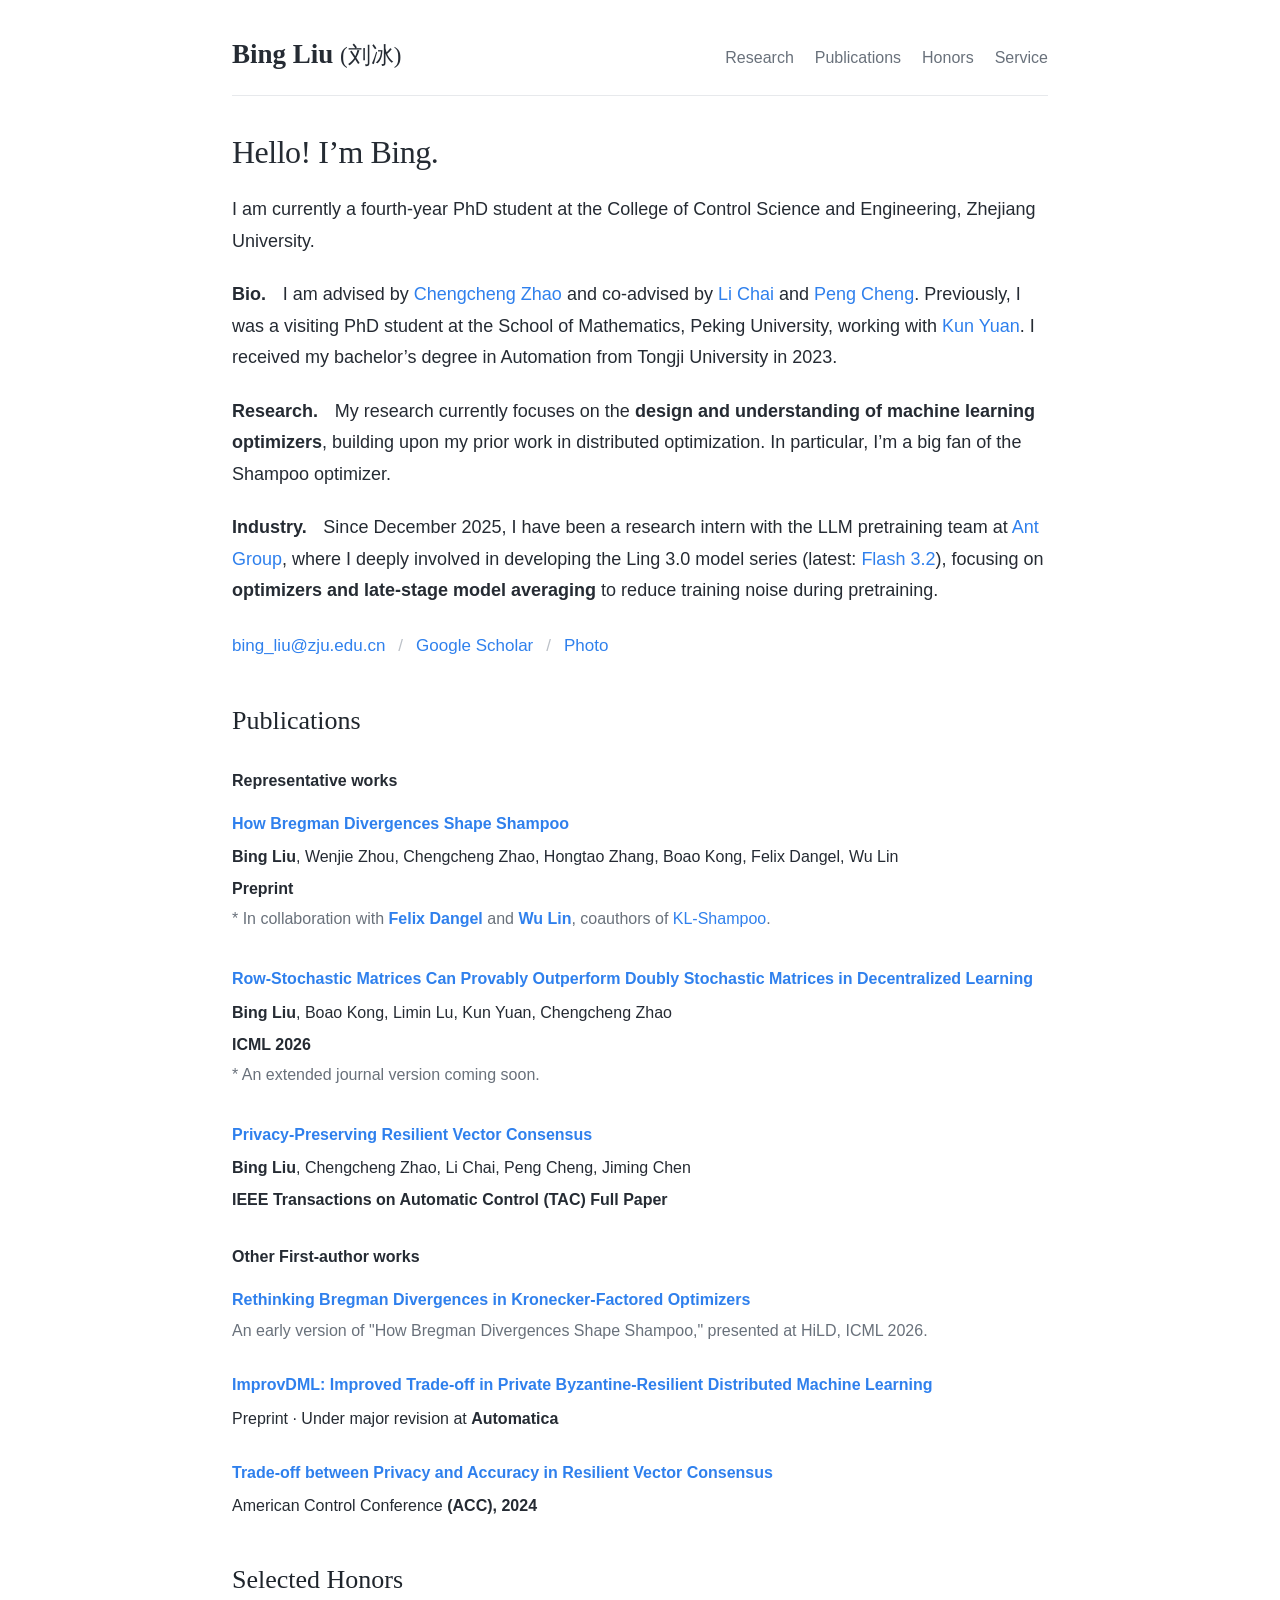
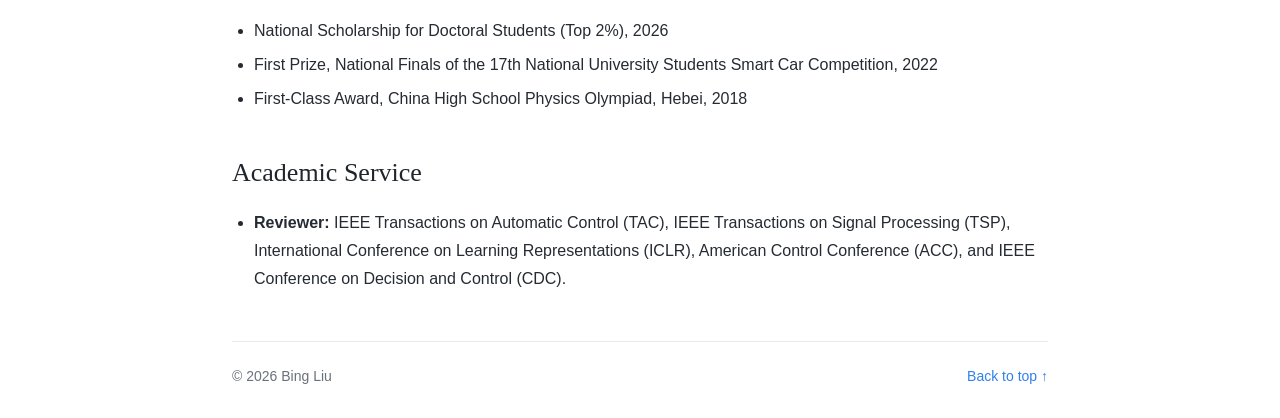
<file: index.html>
<!DOCTYPE html>
<html lang="en">
<head>
  <meta charset="utf-8">
  <meta name="viewport" content="width=device-width, initial-scale=1">
  <meta name="author" content="Bing Liu">
  <meta name="description" content="Bing Liu is a PhD student at Zhejiang University working on optimization, large language model pretraining, and decentralized learning.">
  <title>Bing Liu (刘冰) | Academic Homepage</title>
  <link rel="stylesheet" href="stylesheet.css">
</head>
<body>
  <a class="skip-link" href="#main">Skip to content</a>
  <div class="page">
    <header class="site-header">
      <a class="site-name" href="./">Bing Liu <span lang="zh-CN">(刘冰)</span></a>
      <nav aria-label="Main navigation">
        <a href="#research">Research</a>
        <a href="#publications">Publications</a>
        <a href="#honors">Honors</a>
        <a href="#service">Service</a>
      </nav>
    </header>

    <main id="main">
      <section class="intro" aria-label="About me">
        <h1>Hello! I’m Bing.</h1>
        <p>I am currently a fourth-year PhD student at the College of Control Science and Engineering, Zhejiang University.</p>
        <p class="intro-detail"><strong class="intro-label">Bio.</strong> I am advised by <a href="https://person.zju.edu.cn/en/czhao">Chengcheng Zhao</a> and co-advised by <a href="https://person.zju.edu.cn/en/0021175">Li Chai</a> and <a href="https://person.zju.edu.cn/en/cp">Peng Cheng</a>. Previously, I was a visiting PhD student at the School of Mathematics, Peking University, working with <a href="https://kunyuan827.github.io/">Kun Yuan</a>. I received my bachelor’s degree in Automation from Tongji University in 2023.</p>
        <p class="intro-detail"><strong class="intro-label">Research.</strong> My research currently focuses on the <strong>design and understanding of machine learning optimizers</strong>, building upon my prior work in distributed optimization. In particular, I’m a big fan of the Shampoo optimizer.</p>
        <p class="intro-detail"><strong class="intro-label">Industry.</strong> Since December 2025, I have been a research intern with the LLM pretraining team at <a href="https://x.com/AntLingAGI">Ant Group</a>, where I deeply involved in developing the Ling 3.0 model series (latest: <a href="https://x.com/AntLingAGI/status/2118428246664761379">Flash 3.2</a>), focusing on <strong>optimizers and late-stage model averaging</strong> to reduce training noise during pretraining.</p>
        <div class="contact">
          <a href="mailto:bing_liu@zju.edu.cn">bing_liu@zju.edu.cn</a>
          <span class="contact-divider" aria-hidden="true">/</span>
          <a href="https://scholar.google.com/citations?user=5O_GBhsAAAAJ&amp;hl=en">Google Scholar</a>
          <span class="contact-divider" aria-hidden="true">/</span>
          <a href="photo/">Photo</a>
        </div>
      </section>

      <section id="publications">
        <div class="section-heading">
          <h2>Publications</h2>
        </div>

        <h3>Representative works</h3>
        <ol class="publication-list representative-works">
          <li>
            <a class="paper-title" href="https://arxiv.org/abs/2610.08534">How Bregman Divergences Shape Shampoo</a>
            <p class="paper-authors"><strong>Bing Liu</strong>, Wenjie Zhou, Chengcheng Zhao, Hongtao Zhang, Boao Kong, Felix Dangel, Wu Lin</p>
            <p class="paper-venue"><strong>Preprint</strong></p>
            <p class="paper-note collaboration-note">* In collaboration with <a href="https://fdangel.com/"><strong>Felix Dangel</strong></a> and <a href="https://yorkerlin.github.io/"><strong>Wu Lin</strong></a>, coauthors of <a href="https://arxiv.org/abs/2509.03378">KL-Shampoo</a>.</p>
          </li>
          <li>
            <a class="paper-title" href="https://arxiv.org/abs/2511.19513">Row-Stochastic Matrices Can Provably Outperform Doubly Stochastic Matrices in Decentralized Learning</a>
            <p class="paper-authors"><strong>Bing Liu</strong>, Boao Kong, Limin Lu, Kun Yuan, Chengcheng Zhao</p>
            <p class="paper-venue"><strong>ICML 2026</strong></p>
            <p class="paper-note">* An extended journal version coming soon.</p>
          </li>
          <li>
            <a class="paper-title" href="https://ieeexplore.ieee.org/abstract/document/11037545">Privacy-Preserving Resilient Vector Consensus</a>
            <p class="paper-authors"><strong>Bing Liu</strong>, Chengcheng Zhao, Li Chai, Peng Cheng, Jiming Chen</p>
            <p class="paper-venue"><strong>IEEE Transactions on Automatic Control (TAC) Full Paper</strong></p>
          </li>
        </ol>

        <h3>Other First-author works</h3>
        <ol class="publication-list" start="4">
          <li>
            <a class="paper-title" href="https://openreview.net/forum?id=Q051Db1Q3Y">Rethinking Bregman Divergences in Kronecker-Factored Optimizers</a>
            <p class="paper-note">An early version of "How Bregman Divergences Shape Shampoo," presented at HiLD, ICML 2026.</p>
          </li>
          <li>
            <a class="paper-title" href="https://arxiv.org/abs/2506.15181">ImprovDML: Improved Trade-off in Private Byzantine-Resilient Distributed Machine Learning</a>
            <p class="paper-venue">Preprint · Under major revision at <strong>Automatica</strong></p>
          </li>
          <li>
            <a class="paper-title" href="https://ieeexplore.ieee.org/abstract/document/10644268">Trade-off between Privacy and Accuracy in Resilient Vector Consensus</a>
            <p class="paper-venue">American Control Conference <strong>(ACC), 2024</strong></p>
          </li>
        </ol>
      </section>

      <section id="honors">
        <h2>Selected Honors</h2>
        <ul class="honors-list">
          <li>National Scholarship for Doctoral Students (Top 2%), 2026</li>
          <li>First Prize, National Finals of the 17th National University Students Smart Car Competition, 2022</li>
          <li>First-Class Award, China High School Physics Olympiad, Hebei, 2018</li>
        </ul>
      </section>
      <section id="service">
        <h2>Academic Service</h2>
        <ul class="honors-list">
          <li><strong>Reviewer:</strong> IEEE Transactions on Automatic Control (TAC), IEEE Transactions on Signal Processing (TSP), International Conference on Learning Representations (ICLR), American Control Conference (ACC), and IEEE Conference on Decision and Control (CDC).</li>
        </ul>
      </section>
    </main>

    <footer><span>© 2026 Bing Liu</span><a href="#main">Back to top ↑</a></footer>
  </div>
</body>
</html>
</file>
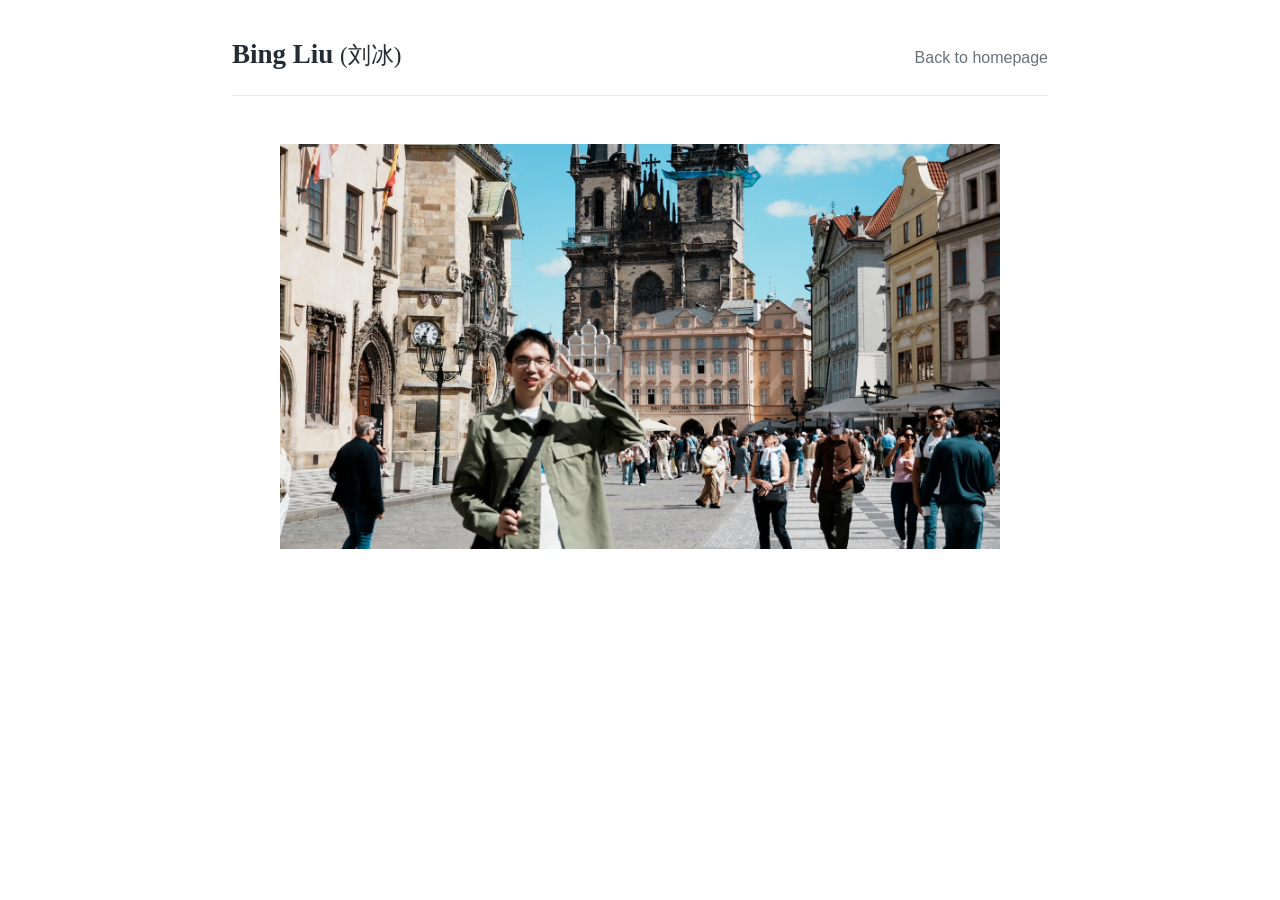
<file: photo/index.html>
<!DOCTYPE html>
<html lang="en">
<head>
  <meta charset="utf-8">
  <meta name="viewport" content="width=device-width, initial-scale=1">
  <title>Photo | Bing Liu (刘冰)</title>
  <link rel="stylesheet" href="../stylesheet.css">
</head>
<body>
  <div class="page">
    <header class="site-header">
      <a class="site-name" href="../">Bing Liu <span lang="zh-CN">(刘冰)</span></a>
      <nav aria-label="Main navigation"><a href="../">Back to homepage</a></nav>
    </header>
    <main class="photo-main" aria-label="My photo">
      <img class="personal-photo" src="../images/photo.JPG" alt="Photo of Bing Liu" width="1600" height="899">
    </main>
  </div>
</body>
</html>
</file>
<file: stylesheet.css>
/* A lightweight academic homepage; no external fonts or scripts required. */
:root {
  color-scheme: light;
  --ink: #252b33;
  --muted: #69717b;
  --link: #2f80ed;
  --rule: #e7e9ec;
}
* { box-sizing: border-box; }
html { scroll-behavior: smooth; scroll-padding-top: 28px; }
body { margin: 0; background: #fff; color: var(--ink); font: 18px/1.75 -apple-system, BlinkMacSystemFont, "Segoe UI", Arial, "PingFang SC", sans-serif; }
.page { max-width: 880px; padding: 0 32px; margin: 0 auto; }
a { color: var(--link); text-decoration: none; text-underline-offset: 4px; }
a:hover { text-decoration: underline; }
a:focus-visible { outline: 2px solid var(--link); outline-offset: 4px; border-radius: 2px; }
.site-header { display: flex; align-items: baseline; justify-content: space-between; gap: 24px; padding: 37px 0 23px; border-bottom: 1px solid var(--rule); }
.site-name { color: var(--ink); font: 600 27px/1.3 Georgia, "Times New Roman", "Songti SC", serif; white-space: nowrap; }
.site-name span { font-size: 23px; font-weight: 400; }
nav { display: flex; flex-wrap: wrap; gap: 21px; font-size: 16px; }
nav a { color: var(--muted); }
.intro { padding-top: 35px; }
.intro-detail { margin-top: 22px; }
.intro-label { font-weight: 700; margin-right: .65em; }
.photo-main { padding: 48px 0 64px; }
.personal-photo { display: block; width: 100%; max-width: 720px; height: auto; max-height: 75vh; object-fit: contain; margin: 0 auto; }
h1 { font: 400 32px/1.35 Georgia, "Times New Roman", serif; margin: 0 0 20px; letter-spacing: -.5px; }
p { margin: 0 0 14px; }
strong { font-weight: 600; }
.contact { display: flex; align-items: center; flex-wrap: wrap; gap: 9px 13px; margin-top: 24px; font-size: 17px; }
.contact-divider { color: #bcc1c8; }
section + section { margin-top: 42px; }
h2 { font: 400 26px/1.4 Georgia, "Times New Roman", serif; margin: 0 0 18px; color: #1f252c; }
h3 { font-size: 16px; font-weight: 600; margin: 25px 0 14px; line-height: 1.6; }
ul { padding-left: 22px; margin: 12px 0 0; }
.research-list li { padding-left: 3px; margin-bottom: 10px; }
.section-heading { display: flex; align-items: baseline; justify-content: space-between; gap: 16px; }
.section-heading h2 { margin-bottom: 4px; }
.small-link { font-size: 15px; white-space: nowrap; }
.section-note { font-size: 16px; color: var(--muted); margin: 0 0 18px; }
.publication-list { list-style: none; padding: 0; margin: 0; }
.publication-list li { margin: 0 0 24px; }
.paper-title { font-size: 16px; font-weight: 600; line-height: 1.6; display: inline-block; }
.paper-authors { font-size: 16px; margin: 4px 0 0; }
.paper-summary { font-size: 16px; margin: 8px 0 4px; }
.representative-works li { margin-bottom: 30px; }
.paper-venue { font-size: 16px; margin: 4px 0 0; }
.paper-note { color: var(--muted); font-size: 16px; margin: 2px 0 0; }
.collaboration-note { font-size: 16px; }
.paper-links { margin-top: 4px; font-size: 16px; }
.paper-links a { border-bottom: 1px solid #d5e1ef; padding-bottom: 1px; }
.entry-heading { display: flex; align-items: baseline; justify-content: space-between; gap: 20px; }
.entry-heading h3 { margin: 0; }
.date { color: var(--muted); font-size: 15px; white-space: nowrap; }
.entry-role { font-size: 16px; color: var(--muted); margin: 1px 0 7px; }
.experience-entry + .experience-entry { margin-top: 25px; }
.experience-entry > p:last-child { font-size: 17px; }
.education-entry + .education-entry { margin-top: 18px; }
.education-entry p { font-size: 16px; margin: 1px 0 0; }
.honors-list { font-size: 16px; }
.honors-list li { margin-bottom: 6px; }
footer { border-top: 1px solid var(--rule); margin-top: 48px; padding: 22px 0 30px; display: flex; justify-content: space-between; color: var(--muted); font-size: 14px; }
.skip-link { position: absolute; left: 16px; top: -80px; padding: 8px 12px; background: #fff; z-index: 1; }
.skip-link:focus { top: 10px; }
@media (max-width: 600px) {
  .page { padding: 0 22px; }
  body { font-size: 17px; line-height: 1.8; }
  .site-header { flex-direction: column; gap: 15px; padding-top: 26px; padding-bottom: 19px; }
  .site-name { font-size: 26px; }
  nav { gap: 23px; font-size: 15px; }
  .intro { padding-top: 28px; }
  h1 { font-size: 29px; }
  h2 { font-size: 24px; }
  .paper-title { font-size: 16px; }
  .contact { font-size: 16px; gap: 7px 11px; }
  .contact > a:first-child { flex-basis: 100%; }
  .contact-divider:first-of-type { display: none; }
  .entry-heading { flex-direction: column; gap: 1px; }
  section + section { margin-top: 33px; }
  .small-link { font-size: 14px; }
}
@media (prefers-reduced-motion: reduce) { html { scroll-behavior: auto; } }
</file>
